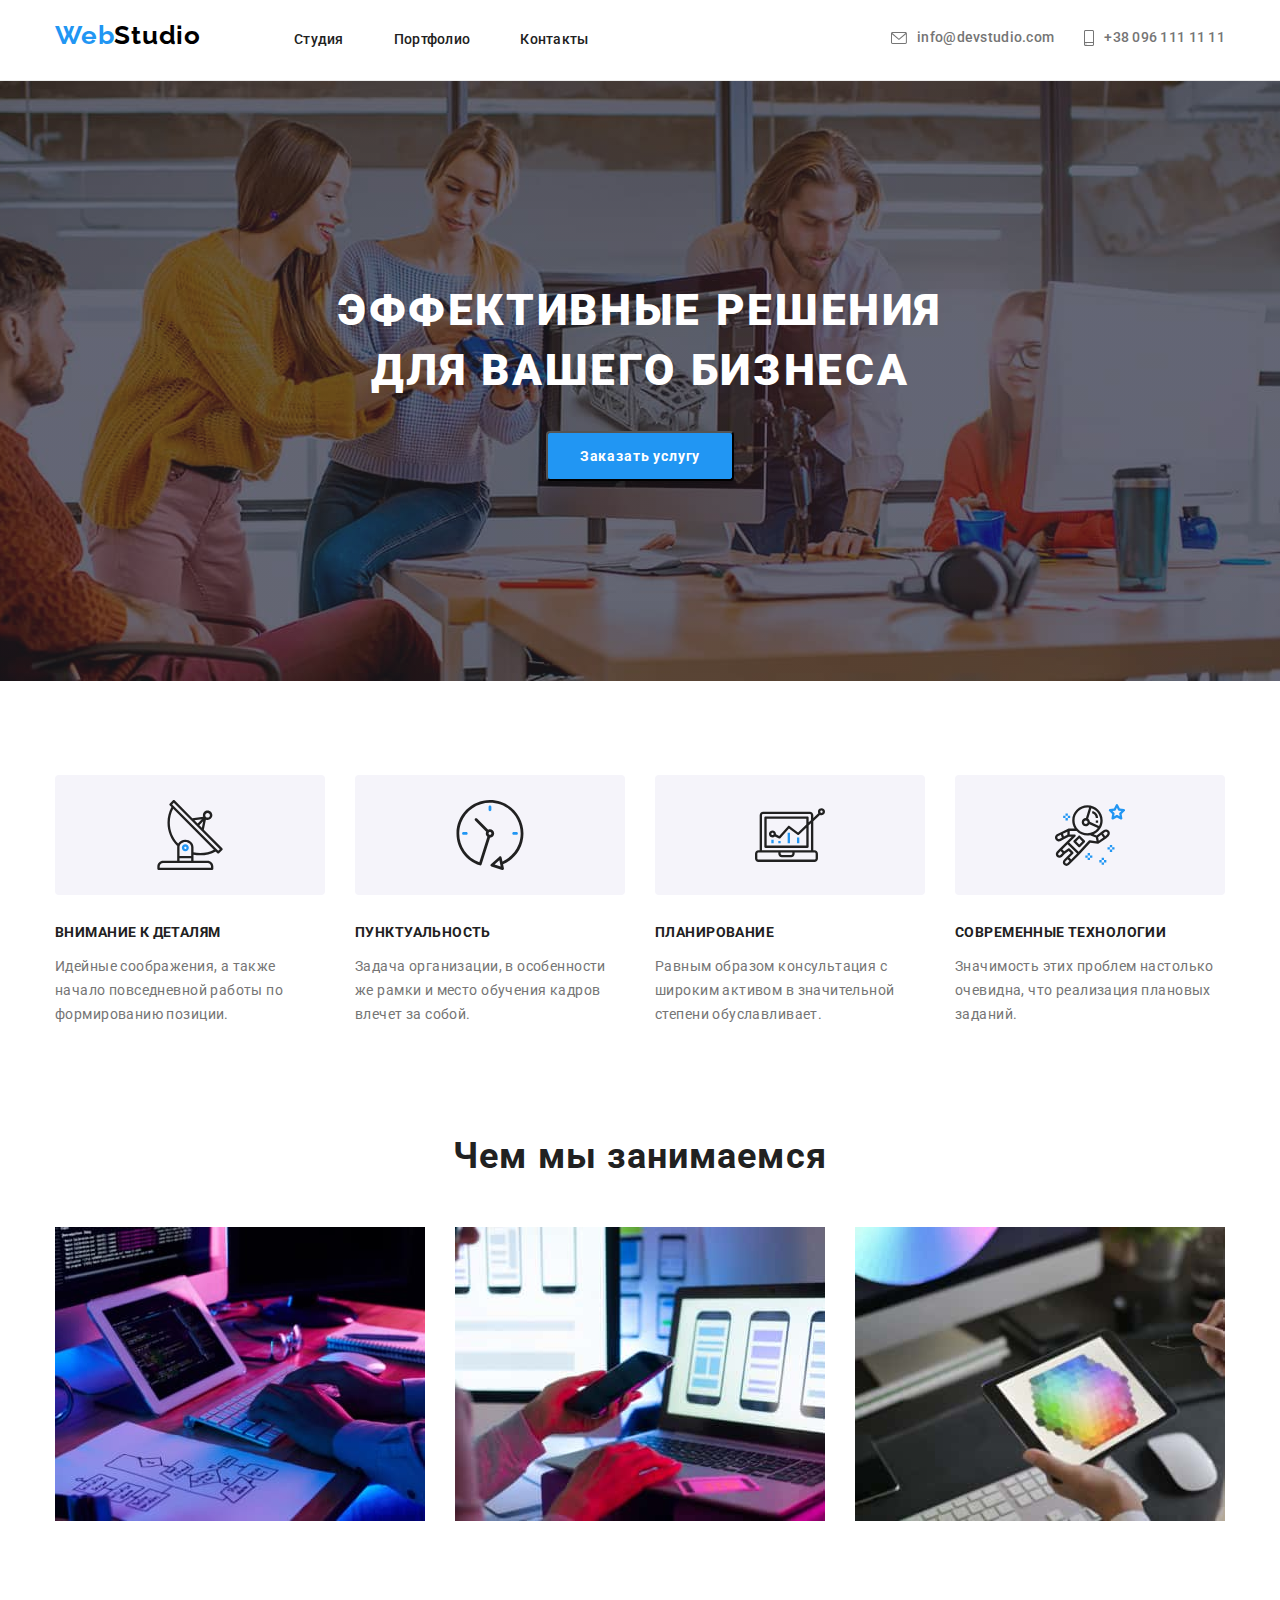
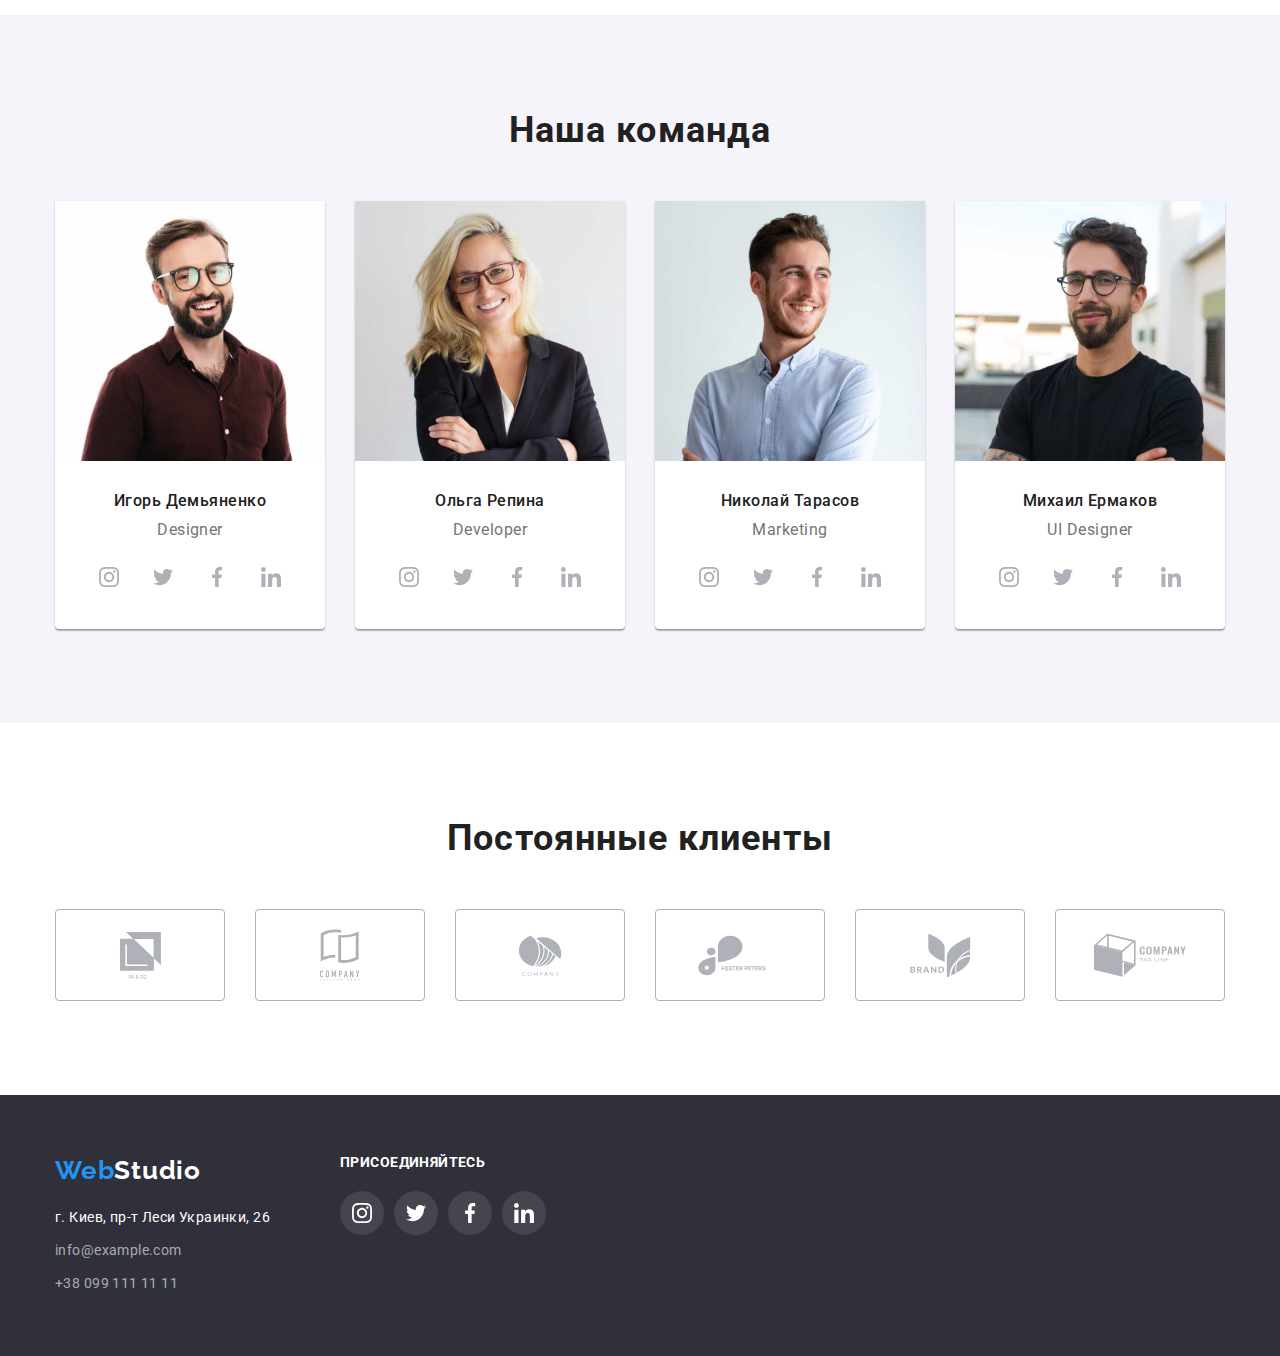
<file: index.html>
<!DOCTYPE html>
<html lang="ru">
  <head>
    <meta charset="UTF-8" />
    <meta http-equiv="X-UA-Compatible" content="IE=edge" />
    <meta name="viewport" content="width=device-width, initial-scale=1.0" />
    <title>Document</title>
    <link rel="stylesheet" href="./css/modern-normalize.css" />
    <link
      href="https://fonts.googleapis.com/css2?family=Raleway:wght@700&family=Roboto:wght@400;500;700;900&display=swap"
      rel="stylesheet"
    />
    <link rel="stylesheet" href="./css/styles.css" />
  </head>
  <body>
    <header class="header">
      <div class="container">
        <div class="header-content">
          <nav class="nav">
            <ul class="nav-list">
              <li class="logo-header">
                <a class="logo" href="index.html"><span>Web</span>Studio</a>
              </li>
              <li class="nav-item"><a href="index.html">Студия</a></li>
              <li class="nav-item"><a href="portfolio.html">Портфолио</a></li>
              <li class="nav-item"><a href="#">Контакты</a></li>
            </ul>
          </nav>
          <ul class="header-contact-list">
            <li class="header-contact-item">
              <a class="header-contact-link" href="mailto:info@devstudio.com">
                <svg
                  class="header-contact-icon"
                  aria-hidden="true"
                  width="16"
                  height="12"
                >
                  <use href="./images/icons.svg#icon-envelope"></use>
                </svg>
                info@devstudio.com</a
              >
            </li>
            <li class="header-contact-item">
              <a class="header-contact-link" href="tel:+380961111111">
                <svg
                  class="header-contact-icon"
                  aria-hidden="true"
                  width="10"
                  height="16"
                >
                  <use href="./images/icons.svg#icon-smartphone"></use>
                </svg>
                +38 096 111 11 11</a
              >
            </li>
          </ul>
        </div>
      </div>
    </header>

    <main class="main">
      <section class="section hero">
        <div class="container">
          <h1 class="hero-title">
            Эффективные решения<br />
            для вашего бизнеса
          </h1>
          <button type="button" class="hero-button">Заказать услугу</button>
        </div>
      </section>

      <section class="section">
        <div class="container">
          <h2 hidden>Особенности</h2>
          <ul class="specialty-list">
            <li class="specialty-list-item">
              <div class="specialty-icon-container">
                <svg
                  class="specialty-icon"
                  aria-hidden="true"
                  width="70"
                  height="70"
                >
                  <use href="./images/icons.svg#icon-antenna"></use>
                </svg>
              </div>
              <h3 class="specialty-list-item-title">Внимание к деталям</h3>
              <p class="specialty-text">
                Идейные соображения, а также начало повседневной работы по
                формированию позиции.
              </p>
            </li>
            <li class="specialty-list-item">
              <div class="specialty-icon-container">
                <svg
                  class="specialty-icon"
                  aria-hidden="true"
                  width="70"
                  height="70"
                >
                  <use href="./images/icons.svg#icon-clock"></use>
                </svg>
              </div>
              <h3 class="specialty-list-item-title">Пунктуальность</h3>
              <p class="specialty-text">
                Задача организации, в особенности же рамки и место обучения
                кадров влечет за собой.
              </p>
            </li>
            <li class="specialty-list-item">
              <div class="specialty-icon-container">
                <svg
                  class="specialty-icon"
                  aria-hidden="true"
                  width="70"
                  height="70"
                >
                  <use href="./images/icons.svg#icon-diagram"></use>
                </svg>
              </div>
              <h3 class="specialty-list-item-title">Планирование</h3>
              <p class="specialty-text">
                Равным образом консультация с широким активом в значительной
                степени обуславливает.
              </p>
            </li>
            <li class="specialty-list-item">
              <div class="specialty-icon-container">
                <svg
                  class="specialty-icon"
                  aria-hidden="true"
                  width="70"
                  height="70"
                >
                  <use href="./images/icons.svg#icon-astronaut"></use>
                </svg>
              </div>
              <h3 class="specialty-list-item-title">Современные технологии</h3>
              <p class="specialty-text">
                Значимость этих проблем настолько очевидна, что реализация
                плановых заданий.
              </p>
            </li>
          </ul>
        </div>
      </section>

      <section class="section activitys">
        <div class="container">
          <h2 class="title">Чем мы занимаемся</h2>
          <ul class="activitys-list">
            <li class="activitys-list-item">
              <img
                class="activitys-img"
                src="./images/main/box1.jpg"
                width="370"
                height="295"
                alt="Web development"
              />
            </li>
            <li class="activitys-list-item">
              <img
                class="activitys-img"
                src="./images/main/box2.jpg"
                width="370"
                height="295"
                alt="App development"
              />
            </li>
            <li class="activitys-list-item">
              <img
                class="activitys-img"
                src="./images/main/box3.jpg"
                width="370"
                height="295"
                alt="Design"
              />
            </li>
          </ul>
        </div>
      </section>
      <section class="section team">
        <div class="container team">
          <h2 class="title">Наша команда</h2>
          <ul class="team-list">
            <li class="team-list-item">
              <img
                src="./images/main/IgorDemyanenko.jpg"
                width="270"
                height="260"
                alt="Игорь Демьяненко"
              />
              <div class="team-list-item-text">
                <p class="team-member">Игорь Демьяненко</p>
                <p class="occupation">Designer</p>
              </div>
              <div class="team-social">
                <ul class="team-social-list">
                  <li class="team-social-item">
                    <a class="team-social-link" href="#"
                      ><svg
                        class="team-social-link-icon"
                        aria-label="instagram link"
                        width="20"
                        height="20"
                      >
                        <use
                          href="./images/icons.svg#icon-instagram"
                        ></use></svg
                    ></a>
                  </li>
                  <li class="team-social-item">
                    <a class="team-social-link" href="#"
                      ><svg
                        class="team-social-link-icon"
                        aria-label="twitter link"
                        width="20"
                        height="20"
                      >
                        <use href="./images/icons.svg#icon-twitter"></use></svg
                    ></a>
                  </li>
                  <li class="team-social-item">
                    <a class="team-social-link" href="#"
                      ><svg
                        class="team-social-link-icon"
                        aria-label="facebook link"
                        width="20"
                        height="20"
                      >
                        <use href="./images/icons.svg#icon-facebook"></use></svg
                    ></a>
                  </li>
                  <li class="team-social-item">
                    <a class="team-social-link" href="#"
                      ><svg
                        class="team-social-link-icon"
                        aria-label="linkedin link"
                        width="20"
                        height="20"
                      >
                        <use href="./images/icons.svg#icon-linkedin"></use></svg
                    ></a>
                  </li>
                </ul>
              </div>
            </li>
            <li class="team-list-item">
              <img
                src="./images/main/OlgaRepina.jpg"
                width="270"
                height="260"
                alt="Ольга Репина"
              />
              <div class="team-list-item-text">
                <p class="team-member">Ольга Репина</p>
                <p class="occupation">Developer</p>
              </div>
              <div class="team-social">
                <ul class="team-social-list">
                  <li class="team-social-item">
                    <a class="team-social-link" href="#"
                      ><svg
                        class="team-social-link-icon"
                        aria-label="instagram link"
                        width="20"
                        height="20"
                      >
                        <use
                          href="./images/icons.svg#icon-instagram"
                        ></use></svg
                    ></a>
                  </li>
                  <li class="team-social-item">
                    <a class="team-social-link" href="#"
                      ><svg
                        class="team-social-link-icon"
                        aria-label="twitter link"
                        width="20"
                        height="20"
                      >
                        <use href="./images/icons.svg#icon-twitter"></use></svg
                    ></a>
                  </li>
                  <li class="team-social-item">
                    <a class="team-social-link" href="#"
                      ><svg
                        class="team-social-link-icon"
                        aria-label="facebook link"
                        width="20"
                        height="20"
                      >
                        <use href="./images/icons.svg#icon-facebook"></use></svg
                    ></a>
                  </li>
                  <li class="team-social-item">
                    <a class="team-social-link" href="#"
                      ><svg
                        class="team-social-link-icon"
                        aria-label="linkedin link"
                        width="20"
                        height="20"
                      >
                        <use href="./images/icons.svg#icon-linkedin"></use></svg
                    ></a>
                  </li>
                </ul>
              </div>
            </li>
            <li class="team-list-item">
              <img
                src="./images/main/NikolaiTarasov.jpg"
                width="270"
                height="260"
                alt="Николай Тарасов"
              />
              <div class="team-list-item-text">
                <p class="team-member">Николай Тарасов</p>
                <p class="occupation">Marketing</p>
              </div>
              <div class="team-social">
                <ul class="team-social-list">
                  <li class="team-social-item">
                    <a class="team-social-link" href="#"
                      ><svg
                        class="team-social-link-icon"
                        aria-label="instagram link"
                        width="20"
                        height="20"
                      >
                        <use
                          href="./images/icons.svg#icon-instagram"
                        ></use></svg
                    ></a>
                  </li>
                  <li class="team-social-item">
                    <a class="team-social-link" href="#"
                      ><svg
                        class="team-social-link-icon"
                        aria-label="twitter link"
                        width="20"
                        height="20"
                      >
                        <use href="./images/icons.svg#icon-twitter"></use></svg
                    ></a>
                  </li>
                  <li class="team-social-item">
                    <a class="team-social-link" href="#"
                      ><svg
                        class="team-social-link-icon"
                        aria-label="facebook link"
                        width="20"
                        height="20"
                      >
                        <use href="./images/icons.svg#icon-facebook"></use></svg
                    ></a>
                  </li>
                  <li class="team-social-item">
                    <a class="team-social-link" href="#"
                      ><svg
                        class="team-social-link-icon"
                        aria-label="linkedin link"
                        width="20"
                        height="20"
                      >
                        <use href="./images/icons.svg#icon-linkedin"></use></svg
                    ></a>
                  </li>
                </ul>
              </div>
            </li>
            <li class="team-list-item">
              <img
                src="./images/main/MikhailErmakov.jpg"
                width="270"
                height="260"
                alt="Михаил Ермаков"
              />
              <div class="team-list-item-text">
                <p class="team-member">Михаил Ермаков</p>
                <p class="occupation">UI Designer</p>
              </div>
              <div class="team-social">
                <ul class="team-social-list">
                  <li class="team-social-item">
                    <a class="team-social-link" href="#"
                      ><svg
                        class="team-social-link-icon"
                        aria-label="instagram link"
                        width="20"
                        height="20"
                      >
                        <use
                          href="./images/icons.svg#icon-instagram"
                        ></use></svg
                    ></a>
                  </li>
                  <li class="team-social-item">
                    <a class="team-social-link" href="#"
                      ><svg
                        class="team-social-link-icon"
                        aria-label="twitter link"
                        width="20"
                        height="20"
                      >
                        <use href="./images/icons.svg#icon-twitter"></use></svg
                    ></a>
                  </li>
                  <li class="team-social-item">
                    <a class="team-social-link" href="#"
                      ><svg
                        class="team-social-link-icon"
                        aria-label="facebook link"
                        width="20"
                        height="20"
                      >
                        <use href="./images/icons.svg#icon-facebook"></use></svg
                    ></a>
                  </li>
                  <li class="team-social-item">
                    <a class="team-social-link" href="#"
                      ><svg
                        class="team-social-link-icon"
                        aria-label="linkedin link"
                        width="20"
                        height="20"
                      >
                        <use href="./images/icons.svg#icon-linkedin"></use></svg
                    ></a>
                  </li>
                </ul>
              </div>
            </li>
          </ul>
        </div>
      </section>
      <section class="section">
        <div class="container regular-client">
          <h2 class="regular-client-title title">Постоянные клиенты</h2>
          <ul class="client-list">
            <li class="client-list-item">
              <a class="client-link" href="#"
                ><svg
                  class="client-icon"
                  aria-label="logo link"
                  width="41"
                  height="47"
                >
                  <use href="./images/icons.svg#logo-1"></use></svg
              ></a>
            </li>
            <li class="client-list-item">
              <a class="client-link" href="#"
                ><svg
                  class="client-icon"
                  aria-label="logo link"
                  width="40"
                  height="52"
                >
                  <use href="./images/icons.svg#logo-2"></use></svg
              ></a>
            </li>
            <li class="client-list-item">
              <a class="client-link" href="#"
                ><svg
                  class="client-icon"
                  aria-label="logo link"
                  width="44"
                  height="41"
                >
                  <use href="./images/icons.svg#logo-3"></use></svg
              ></a>
            </li>
            <li class="client-list-item">
              <a class="client-link" href="#"
                ><svg
                  class="client-icon"
                  aria-label="logo link"
                  width="84"
                  height="41"
                >
                  <use href="./images/icons.svg#logo-4"></use></svg
              ></a>
            </li>
            <li class="client-list-item">
              <a class="client-link" href="#"
                ><svg
                  class="client-icon"
                  aria-label="logo link"
                  width="63"
                  height="45"
                >
                  <use href="./images/icons.svg#logo-5"></use></svg
              ></a>
            </li>
            <li class="client-list-item">
              <a class="client-link" href="#"
                ><svg
                  class="client-icon"
                  aria-label="logo link"
                  width="94"
                  height="44"
                >
                  <use href="./images/icons.svg#logo-6"></use></svg
              ></a>
            </li>
          </ul>
        </div>
      </section>
    </main>

    <footer class="footer">
      <div class="container footer-content">
        <div class="footer-main">
          <a class="logo-footer" href="index.html"><span>Web</span>Studio</a>
          <address class="address">
            <ul class="footer-list">
              <li>
                <p class="address-text">г. Киев, пр-т Леси Украинки, 26</p>
              </li>
              <li>
                <a class="footer-address" href="mailto:info@example.com">
                  info@example.com</a
                >
              </li>
              <li>
                <a class="footer-address" href="tel:+380991111111">
                  +38 099 111 11 11</a
                >
              </li>
            </ul>
          </address>
        </div>
        <div class="footer-social-container">
          <h2 class="footer-social-title">Присоединяйтесь</h2>
          <div class="footer-social">
            <ul class="social-list">
              <li class="social-item">
                <a class="social-link" href="#"
                  ><svg
                    class="social-link-icon"
                    aria-label="instagram link"
                    width="20"
                    height="20"
                  >
                    <use href="./images/icons.svg#icon-instagram"></use></svg
                ></a>
              </li>
              <li class="social-item">
                <a class="social-link" href="#"
                  ><svg
                    class="social-link-icon"
                    aria-label="twitter link"
                    width="20"
                    height="20"
                  >
                    <use href="./images/icons.svg#icon-twitter"></use></svg
                ></a>
              </li>
              <li class="social-item">
                <a class="social-link" href="#"
                  ><svg
                    class="social-link-icon"
                    aria-label="facebook link"
                    width="20"
                    height="20"
                  >
                    <use href="./images/icons.svg#icon-facebook"></use></svg
                ></a>
              </li>
              <li class="social-item">
                <a class="social-link" href="#"
                  ><svg
                    class="social-link-icon"
                    aria-label="linkedin link"
                    width="20"
                    height="20"
                  >
                    <use href="./images/icons.svg#icon-linkedin"></use></svg
                ></a>
              </li>
            </ul>
          </div>
        </div>
      </div>
    </footer>
  </body>
</html>
</file>
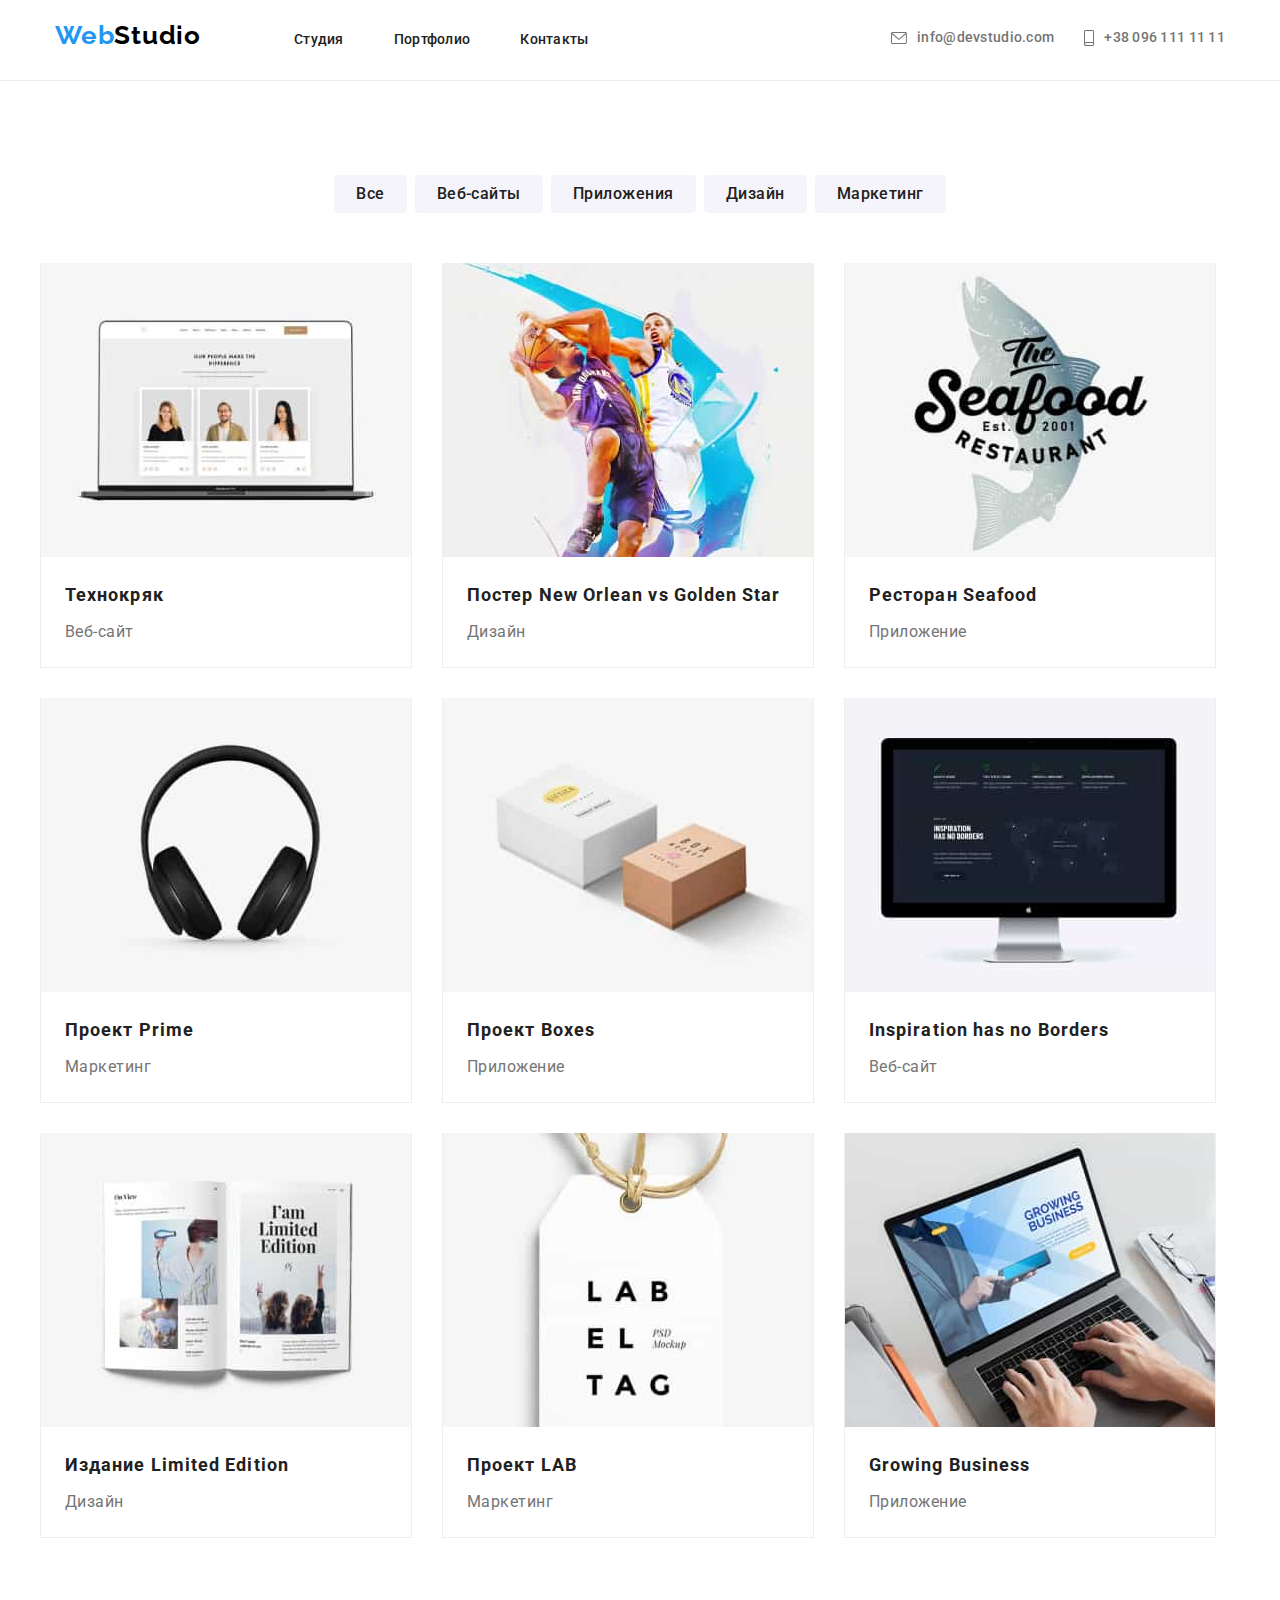
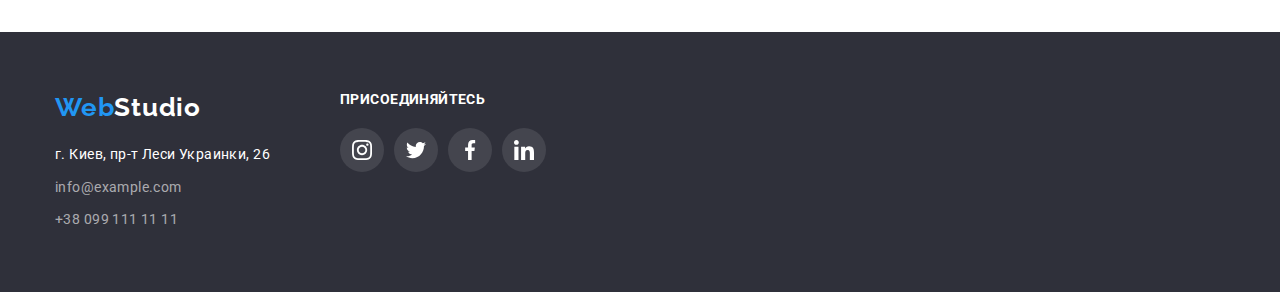
<file: portfolio.html>
<!DOCTYPE html>
<html lang="ru">
  <head>
    <meta charset="UTF-8" />
    <meta http-equiv="X-UA-Compatible" content="IE=edge" />
    <meta name="viewport" content="width=device-width, initial-scale=1.0" />
    <title>Document</title>
    <link rel="stylesheet" href="./css/modern-normalize.css" />
    <link
      href="https://fonts.googleapis.com/css2?family=Raleway:wght@700&family=Roboto:wght@400;500;700;900&display=swap"
      rel="stylesheet"
    />
    <link rel="stylesheet" href="./css/styles.css" />
  </head>
  <body>
    <header class="header">
      <div class="container">
        <div class="header-content">
          <nav class="nav">
            <ul class="nav-list">
              <li class="logo-header">
                <a class="logo" href="index.html"><span>Web</span>Studio</a>
              </li>
              <li class="nav-item"><a href="index.html">Студия</a></li>
              <li class="nav-item"><a href="portfolio.html">Портфолио</a></li>
              <li class="nav-item"><a href="#">Контакты</a></li>
            </ul>
          </nav>
          <ul class="header-contact-list">
            <li class="header-contact-item">
              <a class="header-contact-link" href="mailto:info@devstudio.com">
                <svg
                  class="header-contact-icon"
                  aria-hidden="true"
                  width="16"
                  height="12"
                >
                  <use href="./images/icons.svg#icon-envelope"></use>
                </svg>
                info@devstudio.com</a
              >
            </li>
            <li class="header-contact-item">
              <a class="header-contact-link" href="tel:+380961111111">
                <svg
                  class="header-contact-icon"
                  aria-hidden="true"
                  width="10"
                  height="16"
                >
                  <use href="./images/icons.svg#icon-smartphone"></use>
                </svg>
                +38 096 111 11 11</a
              >
            </li>
          </ul>
        </div>
      </div>
    </header>

    <main>
      <section hidden>
        <div class="container">
          <h1 class="title">Портфолио</h1>
        </div>
      </section>

      <section class="section">
        <div class="container project-list">
          <ul class="filters">
            <li class="filters-item">
              <button class="filters-item-button" type="button">Все</button>
            </li>

            <li class="filters-item">
              <button class="filters-item-button" type="button">
                Веб-сайты
              </button>
            </li>

            <li class="filters-item">
              <button class="filters-item-button" type="button">
                Приложения
              </button>
            </li>

            <li class="filters-item">
              <button class="filters-item-button" type="button">Дизайн</button>
            </li>
            <li class="filters-item">
              <button class="filters-item-button" type="button">
                Маркетинг
              </button>
            </li>
          </ul>

          <ul class="project">
            <li class="project-item">
              <img
                class="project-img"
                src="./images/portfolio/project1.jpg"
                width="370"
                height="294"
                alt="project-img"
              />
              <div class="project-title">
                <h2 class="project-name">Технокряк</h2>
                <p class="project-type">Веб-сайт</p>
              </div>
            </li>

            <li class="project-item">
              <img
                class="project-img"
                src="./images/portfolio/project2.jpg"
                width="370"
                height="294"
                alt="project-img"
              />
              <div class="project-title">
                <h2 class="project-name">Постер New Orlean vs Golden Star</h2>
                <p class="project-type">Дизайн</p>
              </div>
            </li>

            <li class="project-item">
              <img
                class="project-img"
                src="./images/portfolio/project3.jpg"
                width="370"
                height="294"
                alt="project-img"
              />
              <div class="project-title">
                <h2 class="project-name">Ресторан Seafood</h2>
                <p class="project-type">Приложение</p>
              </div>
            </li>

            <li class="project-item">
              <img
                class="project-img"
                src="./images/portfolio/project4.jpg"
                width="370"
                height="294"
                alt="project-img"
              />
              <div class="project-title">
                <h2 class="project-name">Проект Prime</h2>
                <p class="project-type">Маркетинг</p>
              </div>
            </li>

            <li class="project-item">
              <img
                class="project-img"
                src="./images/portfolio/project5.jpg"
                width="370"
                height="294"
                alt="project-img"
              />
              <div class="project-title">
                <h2 class="project-name">Проект Boxes</h2>
                <p class="project-type">Приложение</p>
              </div>
            </li>

            <li class="project-item">
              <img
                class="project-img"
                src="./images/portfolio/project6.jpg"
                width="370"
                height="294"
                alt="project-img"
              />
              <div class="project-title">
                <h2 class="project-name">Inspiration has no Borders</h2>
                <p class="project-type">Веб-сайт</p>
              </div>
            </li>

            <li class="project-item">
              <img
                class="project-img"
                src="./images/portfolio/project7.jpg"
                width="370"
                height="294"
                alt="project-img"
              />
              <div class="project-title">
                <h2 class="project-name">Издание Limited Edition</h2>
                <p class="project-type">Дизайн</p>
              </div>
            </li>

            <li class="project-item">
              <img
                class="project-img"
                src="./images/portfolio/project8.jpg"
                width="370"
                height="294"
                alt="project-img"
              />
              <div class="project-title">
                <h2 class="project-name">Проект LAB</h2>
                <p class="project-type">Маркетинг</p>
              </div>
            </li>

            <li class="project-item">
              <img
                class="project-img"
                src="./images/portfolio/project9.jpg"
                width="370"
                height="294"
                alt="project-img"
              />
              <div class="project-title">
                <h2 class="project-name">Growing Business</h2>
                <p class="project-type">Приложение</p>
              </div>
            </li>
          </ul>
        </div>
      </section>
    </main>

    <footer class="footer">
      <div class="container footer-content">
        <div class="footer-main">
          <a class="logo-footer" href="index.html"><span>Web</span>Studio</a>
          <address class="address">
            <ul class="footer-list">
              <li>
                <p class="address-text">г. Киев, пр-т Леси Украинки, 26</p>
              </li>
              <li>
                <a class="footer-address" href="mailto:info@example.com">
                  info@example.com</a
                >
              </li>
              <li>
                <a class="footer-address" href="tel:+380991111111">
                  +38 099 111 11 11</a
                >
              </li>
            </ul>
          </address>
        </div>
        <div class="footer-social-container">
          <h2 class="footer-social-title">Присоединяйтесь</h2>
          <div class="footer-social">
            <ul class="social-list">
              <li class="social-item">
                <a class="social-link" href="#"
                  ><svg
                    class="social-link-icon"
                    aria-label="instagram link"
                    width="20"
                    height="20"
                  >
                    <use href="./images/icons.svg#icon-instagram"></use></svg
                ></a>
              </li>
              <li class="social-item">
                <a class="social-link" href="#"
                  ><svg
                    class="social-link-icon"
                    aria-label="twitter link"
                    width="20"
                    height="20"
                  >
                    <use href="./images/icons.svg#icon-twitter"></use></svg
                ></a>
              </li>
              <li class="social-item">
                <a class="social-link" href="#"
                  ><svg
                    class="social-link-icon"
                    aria-label="facebook link"
                    width="20"
                    height="20"
                  >
                    <use href="./images/icons.svg#icon-facebook"></use></svg
                ></a>
              </li>
              <li class="social-item">
                <a class="social-link" href="#"
                  ><svg
                    class="social-link-icon"
                    aria-label="linkedin link"
                    width="20"
                    height="20"
                  >
                    <use href="./images/icons.svg#icon-linkedin"></use></svg
                ></a>
              </li>
            </ul>
          </div>
        </div>
      </div>
    </footer>
  </body>
</html>
</file>
<file: css/styles.css>
/* normalise */
html {
  box-sizing: border-box;
}
*,
*::after,
*::before {
  box-sizing: inherit;
}
h1,
h2,
h3,
h4,
h5,
h6,
p {
  margin-top: 0;
}
ul {
  list-style: none;
  padding-left: 0;
  margin: 0;
}
link {
  text-decoration: none;
  color: inherit;
}
img {
  display: block;
  max-width: 100%;
  height: auto;
}
address {
  font-style: normal;
}

/* styles */
body {
  color: #757575;
  font-family: "Roboto", sans-serif;
  font-size: 14px;
  line-height: 1.14;
}
.container {
  max-width: 1200px;
  margin-left: auto;
  margin-right: auto;
  padding-left: 15px;
  padding-right: 15px;
}
.section {
  padding-bottom: 94px;
  padding-top: 94px;
}
.title {
  color: #212121;
  font-weight: 700;
  font-size: 36px;
  line-height: 1.17;
  text-align: center;
  letter-spacing: 0.03em;
  margin-bottom: 50px;
}

/* heder */
.header {
  border-bottom: 1px solid #ececec;
}
.header-content {
  display: flex;
  align-items: center;
}
.nav {
  padding-top: 32px;
  padding-bottom: 32px;
  margin-right: auto;
}

.nav-list {
  display: flex;
  justify-content: flex-start;
  padding-left: 0;
}
.nav-item:not(:last-child) {
  margin-right: 50px;
}
.header {
  background-color: #fff;
}
.logo {
  color: #000000;
  font-family: "Raleway", sans-serif;
  font-weight: 700;
  text-decoration: none;
  font-size: 26px;
  line-height: 1.19px;
  letter-spacing: 0.03em;

  margin-right: 93px;
}
.logo span {
  color: #2196f3;
}

.nav-item a {
  color: #212121;
  font-weight: 500;
  text-decoration: none;
  font-size: 14px;
  letter-spacing: 0.02em;
}
.nav-item a:hover,
.nav-item a:focus {
  color: #2196f3;
}
.header-contact-list {
  display: inline-flex;
}
.header-contact-link {
  display: inline-flex;
  align-items: center;
  color: #757575;
  text-decoration: none;
  font-weight: 500;
  font-size: 14px;
  line-height: 1.14;
  letter-spacing: 0.02em;
}
.header-contact-item:not(:last-child) {
  margin-right: 30px;
}
.header-contact-link:hover,
.header-contact-link:focus {
  color: #2196f3;
}
.header-contact-icon {
  fill: currentColor;
  margin-right: 10px;
}
/* main */
.hero {
  background-color: #2f303a;
  background-image: linear-gradient(
      rgba(47, 48, 58, 0.4),
      rgba(47, 48, 58, 0.4)
    ),
    url(../images/main/hero-bgd.jpg);
  background-position: center;
  background-repeat: no-repeat;
  text-align: center;
  background-size: 1600px 600px;

  padding-top: 200px;
  padding-bottom: 200px;
}
.hero-title {
  color: #fff;
  font-weight: 900;
  font-size: 44px;
  line-height: 1.36;
  letter-spacing: 0.06em;
  text-transform: uppercase;

  margin-bottom: 30px;
}
.hero-button {
  background-color: #2196f3;
  color: #fff;
  font-weight: 700;
  line-height: 1.9;
  letter-spacing: 0.06em;
  font-family: inherit;
  box-shadow: 0px 4px 4px rgba(0, 0, 0, 0.15);
  border-radius: 4px;

  padding: 10px 32px;
}
.hero-button:hover,
.hero-button:focus {
  background-color: #188ce8;
  cursor: pointer;
}
/* specialty */
.specialty-icon-container {
  background: #f5f4fa;
  border-radius: 4px;
  margin-bottom: 30px;
  display: flex;
  align-items: center;
  width: 270px;
  height: 120px;
  justify-content: center;
}
.specialty-list {
  display: flex;
  align-items: center;
  padding-left: 0;
}
.specialty-list-item:not(:last-child) {
  margin-right: 30px;
}
.specialty-list-item-title {
  color: #212121;
  font-weight: 700;
  font-size: 14px;
  line-height: 1.14;
  letter-spacing: 0.03em;
  text-transform: uppercase;
}
.specialty-text {
  font-size: 14px;
  line-height: 1.71;
  letter-spacing: 0.03em;
}
/* activitys */
.activitys {
  padding-top: 0;
}
.activitys-list {
  display: flex;
  padding-left: 0;
}

.activitys-list-item:not(:last-child) {
  margin-right: 30px;
}
/* team */
.team {
  background-color: #f5f4fa;
}
.team-list {
  display: flex;
  padding-left: 0;
}
.team-list-item {
  background-color: #fff;
  box-shadow: 0px 1px 3px rgba(0, 0, 0, 0.12), 0px 1px 1px rgba(0, 0, 0, 0.14),
    0px 2px 1px rgba(0, 0, 0, 0.2);
  border-radius: 0px 0px 4px 4px;
}
.team-list-item:not(:last-child) {
  margin-right: 30px;
}
.team-list-item-text {
  padding-top: 30px;
}
.team-member {
  color: #212121;
  font-weight: 500;
  font-size: 16px;
  line-height: 1.19;
  text-align: center;
  letter-spacing: 0.03em;
  margin-bottom: 10px;
}
.occupation {
  font-size: 16px;
  line-height: 1.19;
  text-align: center;
  letter-spacing: 0.03em;
  margin-bottom: 0;
}
.team-social {
  padding: 16px 32px 30px;
}
.team-social-list {
  display: flex;
}
.team-social-item:not(:last-child) {
  margin-right: 10px;
}
.team-social-link {
  display: flex;
  align-items: center;
  width: 44px;
  height: 44px;
  justify-content: center;
  border-radius: 50%;
  background: #fff;
  fill: #afb1b8;
}
.team-social-link:hover,
.team-social-link:focus {
  background: #2196f3;
  fill: #fff;
}
/* client list */
.client-list {
  display: flex;
}
.client-link {
  display: flex;
  justify-content: center;
  align-items: center;
  width: 170px;
  height: 92px;
  border: 1px solid #afb1b8;
  border-radius: 4px;
  color: #afb1b8;
}
.client-link:hover,
.client-link:focus {
  color: #2196f3;
  border-color: #2196f3;
}
.client-list-item:not(:last-child) {
  margin-right: 30px;
}
.client-icon {
  fill: currentColor;
}
/* footer */
.footer {
  background-color: #2f303a;

  padding-top: 60px;
  padding-bottom: 60px;
}
.footer-content {
  display: flex;
}
.footer-main {
  display: flex;
  flex-direction: column;
  margin-right: 70px;
}
.logo-footer {
  color: #fff;
  font-family: "Raleway", sans-serif;
  text-decoration: none;
  font-weight: 700;
  font-size: 26px;
  line-height: 1.19;
  letter-spacing: 0.03em;

  margin-bottom: 20px;
}
.logo-footer span {
  color: #2196f3;
}
.footer-list {
  padding-left: 0;
  margin-top: 0;
  margin-bottom: 0;
}
.footer-list li:not(:last-child) {
  margin-bottom: 9px;
}
.address-text {
  color: #fff;
  font-size: 14px;
  line-height: 1.7;
  letter-spacing: 0.03em;
  margin-bottom: 9px;
}
.footer-address {
  color: rgba(255, 255, 255, 0.6);
  text-decoration: none;
  font-size: 14px;
  line-height: 1.7;
  letter-spacing: 0.03em;
}
.footer-address:hover,
.footer-address:focus {
  color: #2196f3;
}

/*footer social */

.footer-social-title {
  font-weight: 700;
  font-size: 14px;
  line-height: 1.14;
  letter-spacing: 0.03em;
  text-transform: uppercase;
  color: #ffffff;

  margin-bottom: 20px;
}
.social-list {
  display: flex;
}
.social-item:not(:last-child) {
  margin-right: 10px;
}
.social-link {
  display: flex;
  align-items: center;
  justify-content: center;
  width: 44px;
  height: 44px;
  background-color: rgba(255, 255, 255, 0.1);
  border-radius: 50%;
}
.social-link:hover,
.social-link:focus {
  background-color: #2196f3;
}
.social-link-icon {
  fill: #fff;
}

/* portfolio */
.portfolio {
  background-color: #eee;
  border: 1px;
}

/* filters */
.filters {
  display: flex;
  justify-content: center;
  margin-bottom: 50px;
}
.filters-item-button {
  background-color: #f5f4fa;
  color: #212121;
  border: none;
  border-radius: 4px;
  cursor: pointer;
  font-family: inherit;
  font-weight: 500;
  font-size: 16px;
  line-height: 1.6;
  text-align: center;
  letter-spacing: 0.03em;

  padding: 6px 22px;
}
.filters-item:not(:last-child) {
  margin-right: 8px;
}
.filters-item-button:hover,
.filters-item-button:focus {
  background-color: #2196f3;
  color: #fff;
  box-shadow: 0px 3px 1px rgba(0, 0, 0, 0.1), 0px 1px 2px rgba(0, 0, 0, 0.08),
    0px 2px 2px rgba(0, 0, 0, 0.12);
}
.project {
  display: flex;
  flex-wrap: wrap;

  margin-top: -30px;
  margin-left: -30px;
  padding-left: 0;
}
.project-list {
  padding-left: 0;
  padding-right: 0;
}
.project-item {
  background-color: #fff;
  border-bottom: 1px solid #eeeeee;
  border-left: 1px solid #eeeeee;
  border-right: 1px solid #eeeeee;

  flex-basis: calc(100% / 3 -30px);
  margin-top: 30px;
  margin-left: 30px;
}
.project-item:hover,
.project-item:focus {
  box-shadow: 0px 1px 1px rgba(0, 0, 0, 0.12), 0px 4px 4px rgba(0, 0, 0, 0.06),
    1px 4px 6px rgba(0, 0, 0, 0.16);
  cursor: pointer;
}

.project-title {
  padding: 20px 24px;
}
.project-name {
  color: #212121;
  font-weight: 700;
  font-size: 18px;
  line-height: 2;
  letter-spacing: 0.06em;

  margin-bottom: 4px;
}
.project-type {
  font-size: 16px;
  line-height: 1.88;
  letter-spacing: 0.03em;
  margin-bottom: 0;
}
</file>
